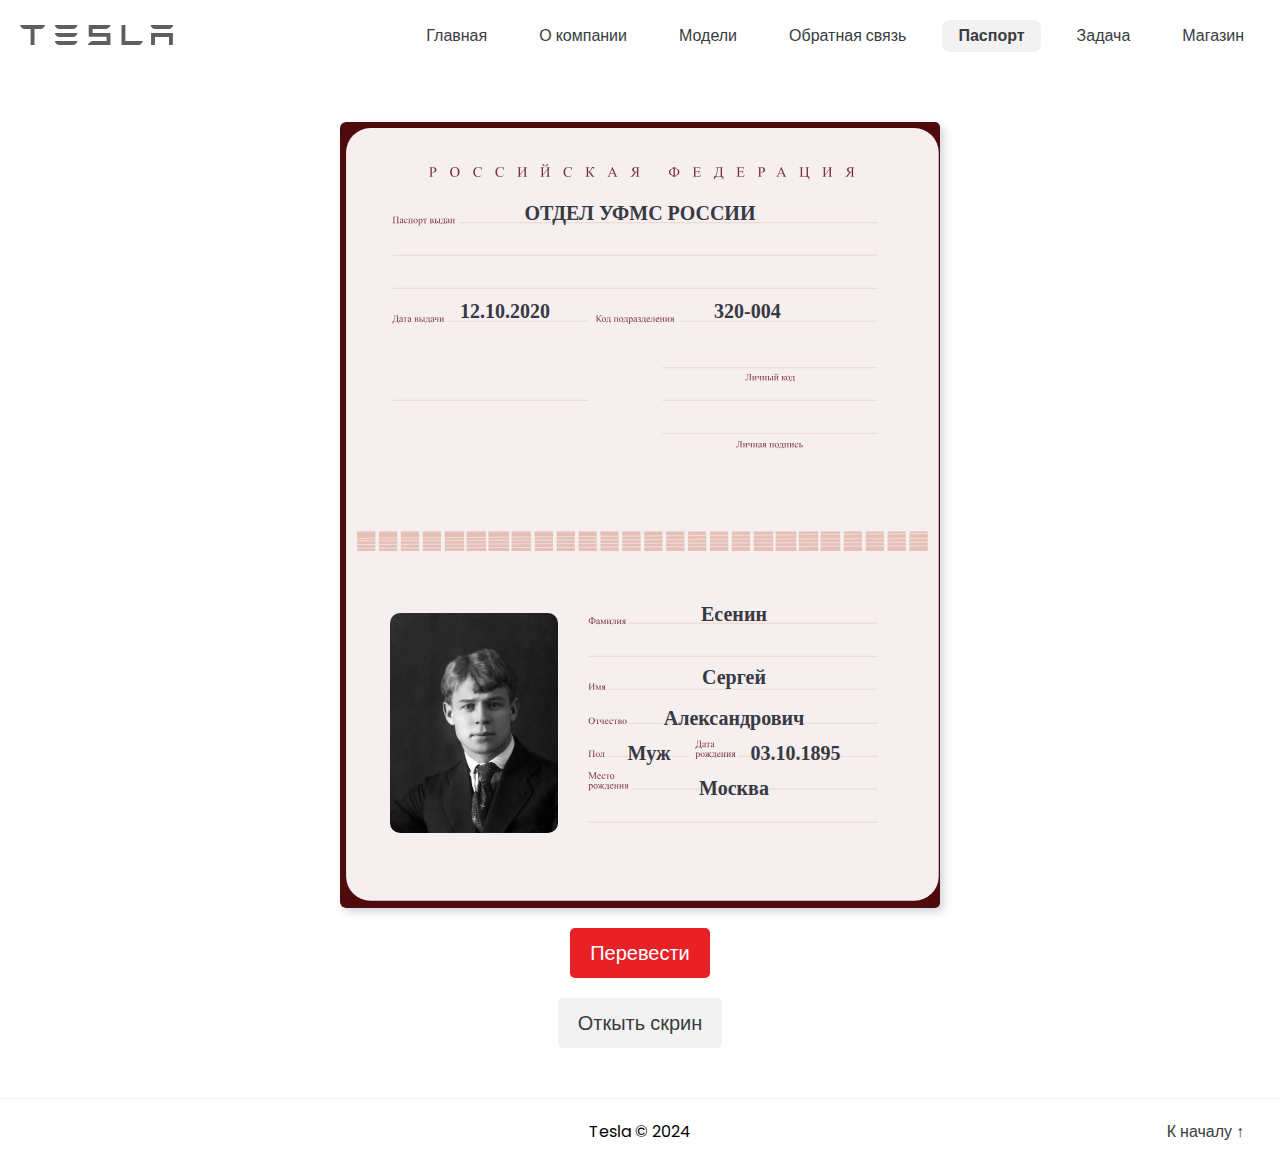
<file: passport.html>
<!DOCTYPE html>
<html lang="ru">
  <head>
    <meta charset="UTF-8" />
    <meta name="viewport" content="width=device-width, initial-scale=1.0" />
    <title>Паспорт</title>
    <link rel="icon" type="image/x-icon" href="images/favicons/favicon.ico" />
    <link rel="icon" type="image/png" href="images/favicons/favicon.png" />
    <link rel="stylesheet" href="stylesheets/style.css" />
    <script src="scripts/passport.js"></script>
  </head>
  <body>
    <header>
      <div class="header-logo">
        <svg
          xmlns:dc="http://purl.org/dc/elements/1.1/"
          xmlns:cc="http://creativecommons.org/ns#"
          xmlns:rdf="http://www.w3.org/1999/02/22-rdf-syntax-ns#"
          xmlns:svg="http://www.w3.org/2000/svg"
          xmlns="http://www.w3.org/2000/svg"
          version="1.1"
          id="svg11038"
          viewBox="0 0 1236.0087 161.13015"
        >
          <defs id="defs11040" />
          <metadata id="metadata11043">
            <rdf:RDF>
              <cc:Work rdf:about="">
                <dc:format>image/svg+xml</dc:format>
                <dc:type
                  rdf:resource="http://purl.org/dc/dcmitype/StillImage"
                />
                <dc:title></dc:title>
              </cc:Work>
            </rdf:RDF>
          </metadata>
          <g transform="translate(858.00438,-193.12212)" id="layer1">
            <g id="g11594">
              <g
                id="g10482"
                transform="matrix(20.326751,0,0,-20.326751,-8.7527219,193.32539)"
              >
                <path
                  d="m 0,0 -1.541,-0.004 0,-7.907 7.067,0 c 0.773,0.328 1.187,0.895 1.347,1.557 l -6.877,0 L 0,0 Z m 11.532,-1.58 5.895,0 c 0.819,0.162 1.429,0.885 1.6,1.584 l -9.096,0 c 0.17,-0.699 0.789,-1.422 1.601,-1.584 m -19.091,0.022 c 0.819,0.238 1.509,0.863 1.677,1.556 l -8.65,0 0,-4.672 7.08,0 0,-1.64 -5.553,-0.005 c -0.871,-0.242 -1.607,-0.826 -1.976,-1.598 l 0.449,0.008 8.602,0 0,4.788 -7.075,0 0,1.563 5.446,0 z m 17.728,-6.351 1.533,0 0,3.183 5.581,0 0,-3.183 1.532,0 0,4.774 -8.646,0.008 0,-4.782 z m -36.615,6.334 5.894,0 c 0.82,0.163 1.429,0.886 1.6,1.585 l -9.095,0 c 0.17,-0.699 0.788,-1.422 1.601,-1.585 m -15.334,1.567 c 0.177,-0.692 0.776,-1.397 1.597,-1.575 l 2.481,0 0.126,-0.05 0,-6.26 1.55,0 0,6.26 0.14,0.05 2.484,0 c 0.829,0.214 1.415,0.883 1.59,1.575 l 0,0.015 -9.968,0 0,-0.015 z m 15.334,-7.902 5.894,0 c 0.82,0.164 1.429,0.885 1.6,1.585 l -9.095,0 c 0.17,-0.7 0.788,-1.421 1.601,-1.585 m 0,3.21 5.894,0 c 0.82,0.162 1.429,0.885 1.6,1.584 l -9.095,0 c 0.17,-0.699 0.788,-1.422 1.601,-1.584"
                  style="fill-opacity: 1; fill-rule: nonzero; stroke: none"
                  id="path10484"
                />
              </g>
            </g>
          </g>
        </svg>
      </div>
      <nav>
        <ul>
          <a href="index.html"><li>Главная</li></a>
          <a href="about.html"><li>О компании</li></a>
          <a href="table.html"><li>Модели</li></a>
          <a href="form.html"><li>Обратная связь</li></a>
          <a href="passport.html" class="active"><li>Паспорт</li></a>
          <a href="task.html"><li>Задача</li></a>
          <a href="shop.html"><li>Магазин</li></a>
        </ul>
      </nav>
    </header>
    <section class="passport_box">
      <div class="passport-container">
        <div class="passport-container__top">
          <p class="text" id="issued">ОТДЕЛ УФМС РОССИИ</p>
          <div class="passport-info">
            <p class="text">12.10.2020</p>
            <p class="text">320-004</p>
          </div>
        </div>
        <div class="passport-container__bottom">
          <div class="passport-photo"></div>
          <div class="personal-info">
            <p class="text" id="surname">Есенин</p>
            <p class="text" id="name">Сергей</p>
            <p class="text" id="father">Александрович</p>
            <div class="gender-birth-container">
              <p class="text" id="gender">Муж</p>
              <p class="text" id="birthdate">03.10.1895</p>
            </div>

            <p class="text" id="birthplace">Москва</p>
          </div>
        </div>
      </div>
      <button id="translateButton">Перевести</button>
      <button class="grayButton" id="openScrin">Откыть скрин</button>
    </section>
    <footer>
      <p>Tesla © 2024</p>
      <a href="#top" class="back-to-top">К началу ↑</a>
    </footer>
  </body>
</html>
</file>
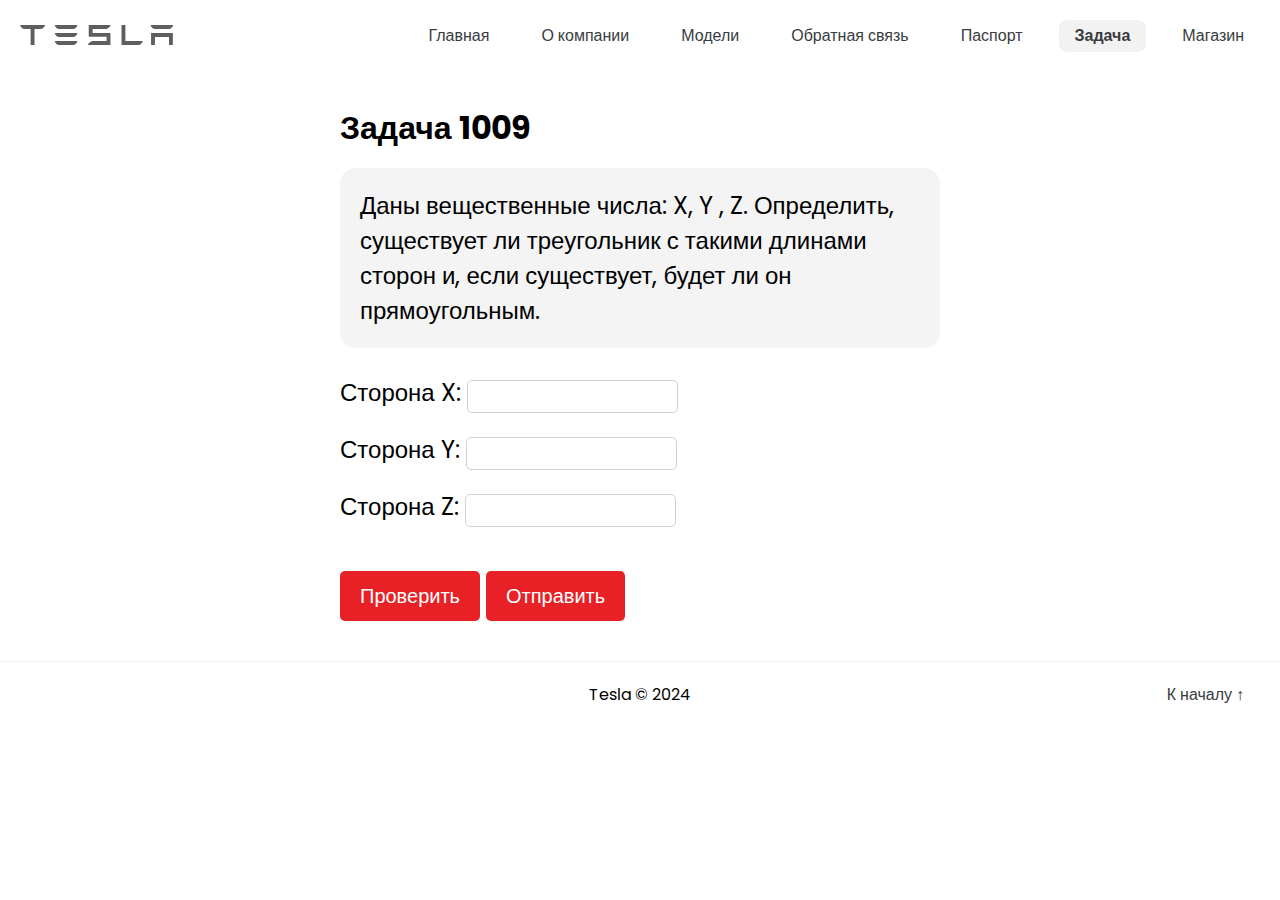
<file: task.html>
<!DOCTYPE html>
<html lang="ru">
  <head>
    <meta charset="UTF-8" />
    <meta name="viewport" content="width=device-width, initial-scale=1.0" />
    <title>Задача 1009</title>
    <link rel="icon" type="image/x-icon" href="images/favicons/favicon.ico" />
    <link rel="icon" type="image/png" href="images/favicons/favicon.png" />
    <link rel="stylesheet" href="stylesheets/style.css" />
    <script src="scripts/task.js"></script>
  </head>
  <body>
    <header>
      <div class="header-logo">
        <svg
          xmlns:dc="http://purl.org/dc/elements/1.1/"
          xmlns:cc="http://creativecommons.org/ns#"
          xmlns:rdf="http://www.w3.org/1999/02/22-rdf-syntax-ns#"
          xmlns:svg="http://www.w3.org/2000/svg"
          xmlns="http://www.w3.org/2000/svg"
          version="1.1"
          id="svg11038"
          viewBox="0 0 1236.0087 161.13015"
        >
          <defs id="defs11040" />
          <metadata id="metadata11043">
            <rdf:RDF>
              <cc:Work rdf:about="">
                <dc:format>image/svg+xml</dc:format>
                <dc:type
                  rdf:resource="http://purl.org/dc/dcmitype/StillImage"
                />
                <dc:title></dc:title>
              </cc:Work>
            </rdf:RDF>
          </metadata>
          <g transform="translate(858.00438,-193.12212)" id="layer1">
            <g id="g11594">
              <g
                id="g10482"
                transform="matrix(20.326751,0,0,-20.326751,-8.7527219,193.32539)"
              >
                <path
                  d="m 0,0 -1.541,-0.004 0,-7.907 7.067,0 c 0.773,0.328 1.187,0.895 1.347,1.557 l -6.877,0 L 0,0 Z m 11.532,-1.58 5.895,0 c 0.819,0.162 1.429,0.885 1.6,1.584 l -9.096,0 c 0.17,-0.699 0.789,-1.422 1.601,-1.584 m -19.091,0.022 c 0.819,0.238 1.509,0.863 1.677,1.556 l -8.65,0 0,-4.672 7.08,0 0,-1.64 -5.553,-0.005 c -0.871,-0.242 -1.607,-0.826 -1.976,-1.598 l 0.449,0.008 8.602,0 0,4.788 -7.075,0 0,1.563 5.446,0 z m 17.728,-6.351 1.533,0 0,3.183 5.581,0 0,-3.183 1.532,0 0,4.774 -8.646,0.008 0,-4.782 z m -36.615,6.334 5.894,0 c 0.82,0.163 1.429,0.886 1.6,1.585 l -9.095,0 c 0.17,-0.699 0.788,-1.422 1.601,-1.585 m -15.334,1.567 c 0.177,-0.692 0.776,-1.397 1.597,-1.575 l 2.481,0 0.126,-0.05 0,-6.26 1.55,0 0,6.26 0.14,0.05 2.484,0 c 0.829,0.214 1.415,0.883 1.59,1.575 l 0,0.015 -9.968,0 0,-0.015 z m 15.334,-7.902 5.894,0 c 0.82,0.164 1.429,0.885 1.6,1.585 l -9.095,0 c 0.17,-0.7 0.788,-1.421 1.601,-1.585 m 0,3.21 5.894,0 c 0.82,0.162 1.429,0.885 1.6,1.584 l -9.095,0 c 0.17,-0.699 0.788,-1.422 1.601,-1.584"
                  style="fill-opacity: 1; fill-rule: nonzero; stroke: none"
                  id="path10484"
                />
              </g>
            </g>
          </g>
        </svg>
      </div>
      <nav>
        <ul>
          <a href="index.html"><li>Главная</li></a>
          <a href="about.html"><li>О компании</li></a>
          <a href="table.html"><li>Модели</li></a>
          <a href="form.html"><li>Обратная связь</li></a>
          <a href="passport.html"><li>Паспорт</li></a>
          <a href="task.html" class="active"><li>Задача</li></a>
          <a href="shop.html"><li>Магазин</li></a>
        </ul>
      </nav>
    </header>
    <section class="task_box">
      <h1>Задача 1009</h1>
      <p class="task_text" name="task_text">
        Даны вещественные числа: X, Y , Z. Определить, существует ли треугольник
        с такими длинами сторон и, если существует, будет ли он прямоугольным.
      </p>
      <form id="triangle-form">
        <label for="x">Сторона X:</label>
        <input
          type="number"
          id="x"
          name="x"
          step="any"
          min="0.01"
          required
        /><br /><br />

        <label for="y">Сторона Y:</label>
        <input
          type="number"
          id="y"
          name="y"
          step="any"
          min="0.01"
          required
        /><br /><br />

        <label for="z">Сторона Z:</label>
        <input
          type="number"
          id="z"
          name="z"
          step="any"
          min="0.01"
          required
        /><br /><br />

        <button type="submit" id="checkButton">Проверить</button>
        <button type="submit" id="sendButton">Отправить</button>
      </form>

      <p id="result"></p>
    </section>
    <footer>
      <p>Tesla © 2024</p>
      <a href="#top" class="back-to-top">К началу ↑</a>
    </footer>
  </body>
</html>
</file>
<file: stylesheets/style.css>
@import url('reset.css');
@import url('fonts.css');
@import url('main.css');
</file>
